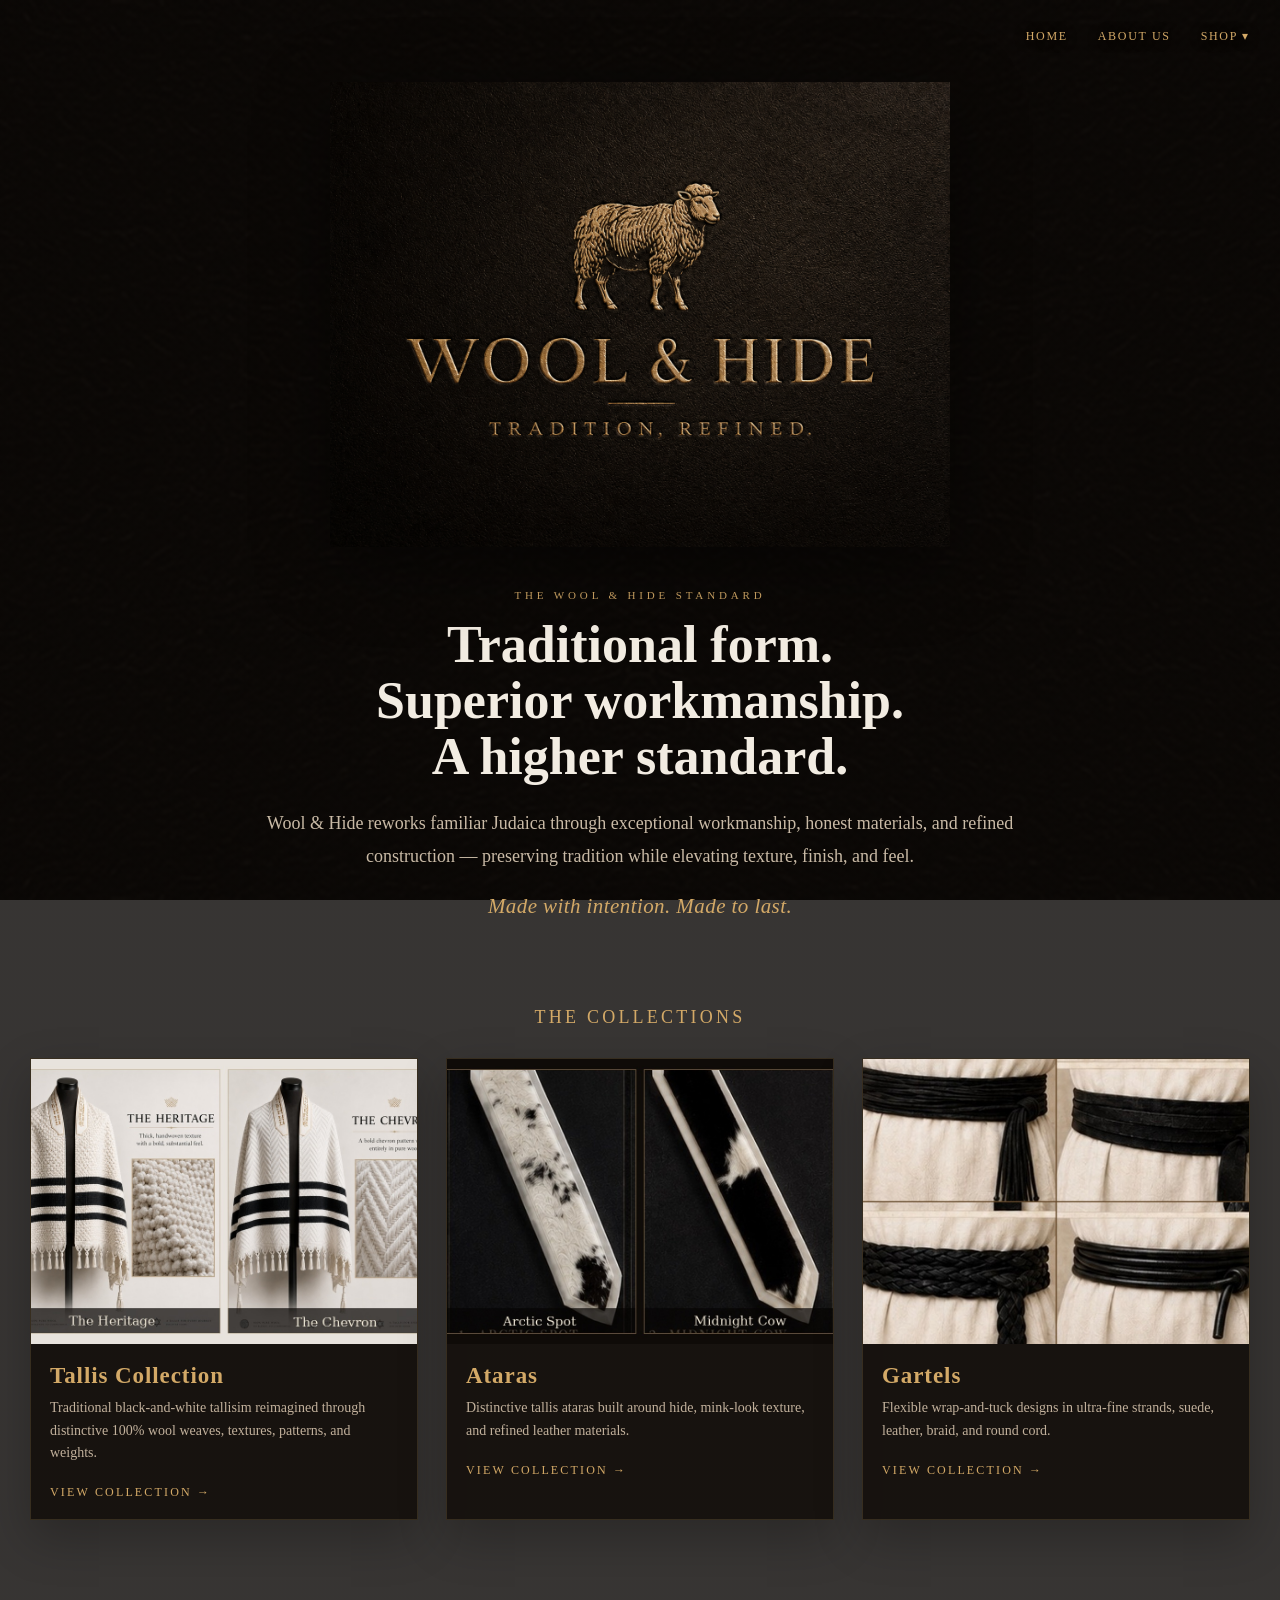
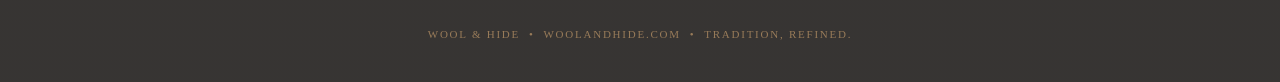
<file: index.html>
<!doctype html><html><head><meta charset="utf-8"><meta name="viewport" content="width=device-width,initial-scale=1">
<title>Wool & Hide</title><link rel="stylesheet" href="styles.css"></head><body>
<header class="topbar"><div class="shell nav">
<a class="brand-mini" href="index.html">WOOL & HIDE</a>
<nav class="nav-right">
<a class="navlink" href="index.html">Home</a>
<a class="navlink" href="index.html#brand">About Us</a>
<div class="dropdown">
<button class="dropbtn">Shop ▾</button>
<div class="dropdown-menu">
<a href="tallis.html">Tallis Collection</a>
<a href="ataras.html">Atara Collection</a>
<a href="gartels.html">Gartel Collection</a>
</div></div>
</nav></div></header>
<section class="hero"><div class="hero-inner">
<img class="hero-logo" src="assets/logo.png" alt="Wool & Hide">

<div class="hero-statement" id="brand">
<div class="eyebrow">THE WOOL &amp; HIDE STANDARD</div>
<h1>Traditional form.<br>Superior workmanship.<br>A higher standard.</h1>
<p>Wool &amp; Hide reworks familiar Judaica through exceptional workmanship, honest materials, and refined construction — preserving tradition while elevating texture, finish, and feel.</p>
<div class="hero-signoff">Made with intention. Made to last.</div>
</div>

</div></section>

<section class="section" id="collections"><div class="shell">
<div class="section-head collections-head">
<div class="eyebrow">The Collections</div>
</div>

<div class="collections"><a class="collection-card" href="tallis.html">
<img src="assets/home/tallis-home.jpg" alt="Wool & Hide Tallis Collection">
<div class="collection-body"><h3>Tallis Collection</h3><p>Traditional black-and-white tallisim reimagined through distinctive 100% wool weaves, textures, patterns, and weights.</p><span class="collection-link">View collection →</span></div>
</a>
<a class="collection-card" href="ataras.html">
<img src="assets/home/ataras-home.jpg" alt="Wool & Hide Ataras">
<div class="collection-body"><h3>Ataras</h3><p>Distinctive tallis ataras built around hide, mink-look texture, and refined leather materials.</p><span class="collection-link">View collection →</span></div>
</a>
<a class="collection-card" href="gartels.html">
<img src="assets/home/gartels-home.jpg" alt="Wool & Hide Gartels">
<div class="collection-body"><h3>Gartels</h3><p>Flexible wrap-and-tuck designs in ultra-fine strands, suede, leather, braid, and round cord.</p><span class="collection-link">View collection →</span></div>
</a></div></div></section>
<footer><div class="shell">Wool &amp; Hide &nbsp;•&nbsp; woolandhide.com &nbsp;•&nbsp; Tradition, Refined.</div></footer></body></html>
</file>
<file: styles.css>
:root{
  --black:#080706;
  --black2:#0e0a08;
  --espresso:#1b110c;
  --gold:#b37a36;
  --gold2:#d3a967;
  --cream:#efe3d2;
  --muted:#b6a590;
  --line:rgba(179,122,54,.35);
  --panel:rgba(19,13,9,.94);
}
*{box-sizing:border-box}
html{scroll-behavior:smooth}
body{
  margin:0;color:var(--cream);font-family:Georgia,"Times New Roman",serif;
  background:
    linear-gradient(rgba(10,7,5,.18),rgba(7,5,4,.30)),
    url("assets/leather-bg-uniform.jpg") center top / cover fixed no-repeat;
  min-height:100vh;
}
a{color:inherit;text-decoration:none}
img{display:block;max-width:100%}
.shell{width:min(1220px,calc(100% - 40px));margin:auto}

/* NAV */
.topbar{
  position:absolute;top:0;left:0;right:0;z-index:50;
  background:transparent;border-bottom:0;backdrop-filter:none
}
.nav{height:72px;display:flex;align-items:center;justify-content:flex-end}
.brand-mini{display:none}
.nav-right{display:flex;align-items:center;gap:30px}
.navlink,.dropbtn{
  background:none;border:0;color:var(--gold2);font:inherit;cursor:pointer;
  text-transform:uppercase;letter-spacing:.14em;font-size:12px;padding:24px 0;
  text-shadow:0 1px 12px rgba(0,0,0,.5)
}
.navlink:hover,.dropbtn:hover{color:#e7c58b}
.dropdown{position:relative}
.dropdown-menu{
  position:absolute;right:0;top:58px;min-width:240px;background:#1a100b;
  border:1px solid rgba(179,122,54,.48);box-shadow:0 20px 55px rgba(0,0,0,.55);
  opacity:0;visibility:hidden;transform:translateY(-8px);transition:.18s ease
}
.dropdown:hover .dropdown-menu,.dropdown:focus-within .dropdown-menu{
  opacity:1;visibility:visible;transform:translateY(0)
}
.dropdown-menu a{
  display:block;padding:16px 18px;border-bottom:1px solid rgba(179,122,54,.15);
  font-size:13px;text-transform:uppercase;letter-spacing:.1em;color:var(--gold2)
}
.dropdown-menu a:hover{background:#24160e;color:#f0cf95}

/* HERO */
.hero{
  min-height:76vh;display:flex;align-items:center;justify-content:center;
  padding:92px 20px 52px;text-align:center
}
.hero-inner{width:min(1020px,100%)}
.hero-logo{width:min(960px,98%);margin:0 auto;filter:drop-shadow(0 24px 48px rgba(0,0,0,.5))}
.hero-kicker{margin-top:24px;color:var(--gold2);letter-spacing:.38em;text-transform:uppercase;font-size:12px}
.hero-copy{max-width:760px;margin:17px auto 0;color:#cbbba7;line-height:1.78;font-size:18px}
.btn{
  display:inline-block;margin-top:28px;padding:14px 24px;border:1px solid var(--gold);
  color:var(--gold2);text-transform:uppercase;letter-spacing:.14em;font-size:12px
}
.btn:hover{background:var(--gold);color:#100b08}

/* SECTIONS */
.section{padding:76px 0}
.section.alt{background:transparent;border:0}
.section-head{text-align:center;margin-bottom:38px}
.eyebrow{color:var(--gold2);font-size:11px;letter-spacing:.35em;text-transform:uppercase}
h1,h2,h3{font-weight:600}
.section h2{font-size:44px;margin:10px 0 12px}
.section-head p{max-width:740px;margin:0 auto;color:var(--muted);font-size:17px;line-height:1.7}

/* ABOUT */
.about-grid{display:block}
.about-single{max-width:960px}
.about-copy{max-width:920px;margin:0 auto}
.about-copy h2{font-size:44px;margin:8px 0 16px}
.about-copy p{color:#c6b6a2;line-height:1.8;font-size:17px;margin:0 0 18px}
.about-signoff{
  margin-top:18px;color:var(--gold2);font-size:22px;line-height:1.6;
  max-width:820px
}

/* COLLECTIONS */
.collections{display:grid;grid-template-columns:repeat(3,1fr);gap:24px}
.collection-card{
  border:1px solid var(--line);background:linear-gradient(180deg,rgba(20,13,9,.92),rgba(13,9,7,.94));
  overflow:hidden;transition:.2s ease
}
.collection-card:hover{transform:translateY(-5px);border-color:rgba(211,169,103,.72)}
.collection-card img{width:100%;height:355px;object-fit:cover}
.collection-body{padding:23px}
.collection-body h3{font-size:28px;margin:0 0 8px;color:var(--gold2)}
.collection-body p{margin:0 0 18px;color:#c2b19c;line-height:1.6}
.collection-link{font-size:12px;letter-spacing:.18em;text-transform:uppercase;color:var(--gold2)}

/* PAGE HERO */
.page-hero{text-align:center;padding:64px 0 38px;border-bottom:1px solid var(--line)}
.page-hero .logo-small{width:min(520px,88%);margin:0 auto 26px}
.page-hero h1{font-size:48px;margin:0 0 10px}
.page-hero p{max-width:760px;margin:auto;color:var(--muted);line-height:1.7}

/* PRODUCTS */
.grid{display:grid;grid-template-columns:repeat(3,1fr);gap:20px;padding:50px 0 82px}
.product{
  cursor:pointer;background:rgba(18,12,9,.93);border:1px solid var(--line);overflow:hidden;transition:.2s ease
}
.product:hover{transform:translateY(-4px);border-color:rgba(211,169,103,.72)}
.product img{width:100%;height:330px;object-fit:cover}
.product-copy{padding:18px 18px 21px}
.num{font-size:11px;color:var(--gold2);letter-spacing:.2em;text-transform:uppercase}
.product h3{font-size:23px;margin:7px 0 6px}
.product p{color:var(--muted);line-height:1.55;margin:0;font-size:15px}

/* MODAL */
.modal{position:fixed;inset:0;background:rgba(0,0,0,.86);display:none;align-items:center;justify-content:center;padding:25px;z-index:80}
.modal.open{display:flex}
.modal-card{max-width:980px;width:100%;display:grid;grid-template-columns:1.15fr .85fr;background:#0f0a08;border:1px solid rgba(211,169,103,.55);box-shadow:0 25px 80px #000}
.modal-card img{width:100%;height:620px;object-fit:cover}
.modal-info{padding:42px;position:relative}
.close{position:absolute;top:18px;right:18px;background:none;border:0;color:var(--cream);font-size:30px;cursor:pointer}
.modal-info h2{font-size:38px;margin:36px 0 12px}
.modal-info p{color:#c9baa7;line-height:1.75}
.detail-rule{width:70px;border-top:1px solid var(--gold);margin:24px 0}
.detail-list{color:var(--muted);line-height:1.9}

footer{border-top:1px solid var(--line);padding:34px 0 42px;text-align:center;color:#987b59;letter-spacing:.16em;text-transform:uppercase;font-size:11px}

@media(max-width:860px){
  .shell{width:min(100% - 24px,1220px)}
  .nav{height:58px}.brand-mini{font-size:14px}.nav-right{gap:17px}.navlink,.dropbtn{font-size:10px}
  .hero{min-height:62vh;padding-top:46px}.hero-copy{font-size:16px}
  .about-grid,.collections,.grid{grid-template-columns:1fr}
  .collection-card img,.product img{height:auto;max-height:440px}
  .section h2,.about-copy h2{font-size:34px}.page-hero h1{font-size:38px}
  .modal-card{grid-template-columns:1fr;max-height:90vh;overflow:auto}.modal-card img{height:auto}
}

/* Gartel multi-view product gallery */
.modal-media{background:#0b0806;display:flex;flex-direction:column;min-width:0}
.modal-main-wrap{display:flex;align-items:center;justify-content:center;min-height:500px;background:#0a0705}
.modal-card .modal-image{width:100%;height:560px;object-fit:contain;background:#0a0705}
.modal-thumbs{display:grid;grid-template-columns:repeat(3,1fr);gap:8px;padding:10px;background:#0a0705;border-top:1px solid var(--line)}
.modal-thumb{border:1px solid rgba(179,122,54,.25);background:#110b08;padding:0;cursor:pointer;overflow:hidden}
.modal-thumb.active{border-color:var(--gold2)}
.modal-thumb img{width:100%;height:92px;object-fit:cover}
.view-label{display:block;padding:7px 5px;color:var(--muted);font-family:Georgia,"Times New Roman",serif;font-size:10px;letter-spacing:.12em;text-transform:uppercase}
.product-view-note{margin-top:10px;color:#9d876d;font-size:12px;letter-spacing:.08em;text-transform:uppercase}
@media(max-width:860px){
 .modal-main-wrap{min-height:0}
 .modal-card .modal-image{height:auto;max-height:55vh}
 .modal-thumb img{height:70px}
}

/* Continuous homepage flow */
.hero + .section,
.section + .section{
  border-top:0 !important;
}
#about,
#collections{
  box-shadow:none !important;
}

/* Single continuous hide surface */
.hero,.section,#about,#collections,.page-hero,main,footer{background:transparent}

/* Uniform continuous leather surface across all sections */
.hero,.section,.section.alt,#about,#collections,.page-hero,main,footer{
  background:transparent !important;
  border-top:0 !important;
  border-bottom:0 !important;
  box-shadow:none !important;
}


/* Added for 4 home collection cards including Lulav & Esrog Sets */
@media(min-width:861px) and (max-width:1200px){
  .collections{grid-template-columns:repeat(2,1fr)}
}
@media(min-width:1201px){
  .collections{grid-template-columns:repeat(4,1fr)}
}

/* Homepage hierarchy: collections first and more prominent */
#collections{
  padding-top:42px;
  padding-bottom:84px;
}
#collections .section-head{
  margin-bottom:30px;
}
#collections .section-head h2{
  font-size:50px;
}
#collections .collection-card{
  box-shadow:0 18px 45px rgba(0,0,0,.24);
}
#about{
  padding-top:68px;
}

/* Five collection cards on larger screens */
@media(min-width:1201px){
  .collections{grid-template-columns:repeat(5,1fr);gap:18px}
  .collection-card img{height:285px}
  .collection-body{padding:19px}
  .collection-body h3{font-size:24px}
  .collection-body p{font-size:14px}
}

/* Homepage: let the products take over immediately after the logo */
body.homepage .hero{min-height:auto}

/* v21 homepage hierarchy */
.hero{
  min-height:auto;
  padding:88px 20px 28px;
}
#collections{
  padding-top:18px !important;
  padding-bottom:74px;
}
#collections .collections{
  margin-top:0;
}
@media(min-width:1201px){
  #collections .collections{
    grid-template-columns:repeat(5,1fr);
    gap:18px;
  }
  #collections .collection-card img{
    height:285px;
  }
  #collections .collection-body{
    padding:19px;
  }
  #collections .collection-body h3{
    font-size:23px;
  }
}
@media(min-width:861px) and (max-width:1200px){
  #collections .collections{grid-template-columns:repeat(3,1fr)}
}


/* v22 small collections heading */
.collections-head{
  margin-bottom:18px;
  text-align:center;
}
.collections-head .eyebrow{
  font-size:18px;
  letter-spacing:.18em;
}

/* v27 Tallis Collection */
@media(min-width:1201px){
  #collections .collections{
    grid-template-columns:repeat(3,1fr);
    gap:22px;
  }
}
.tallis-grid .product img{
  object-fit:cover;
  object-position:center top;
}

/* Wool & Hide launch theme */
:root{
  --gold:#c9a46a;
  --cream:#f2ece2;
  --espresso:#120d09;
}
body{
  background:
    linear-gradient(rgba(11,8,6,.82),rgba(11,8,6,.82)),
    url('assets/leather-bg-uniform.jpg') center/cover fixed;
}
.hero-kicker{
  letter-spacing:.34em;
  text-transform:uppercase;
}
#collections .collections{
  grid-template-columns:repeat(3,minmax(0,1fr)) !important;
  gap:28px !important;
}
.collection-card{
  border:1px solid rgba(201,164,106,.18);
  background:rgba(16,11,8,.82);
}
.collection-body h3{
  letter-spacing:.04em;
}
@media(max-width:900px){
  #collections .collections{grid-template-columns:1fr !important;}
}


/* v2 homepage refinement */
.hero{
  min-height: 52vh;
  padding: 78px 20px 20px;
}
.hero-inner{
  width:min(920px,100%);
}
.hero-logo{
  width:min(760px,88%);
  margin:0 auto;
}
#collections{
  padding-top: 34px;
}
.about-panel.simple-panel{
  min-height: 260px;
  background:
    linear-gradient(180deg,rgba(17,12,9,.90),rgba(10,7,5,.95)),
    url('assets/leather-bg-uniform.jpg') center/cover no-repeat;
  box-shadow: inset 0 0 0 1px rgba(179,122,54,.20);
}
.about-panel.simple-panel .about-quote{
  width:100%;
  background: rgba(12,8,6,.72);
  text-align:center;
  font-size: 20px;
}
@media(max-width: 900px){
  .hero{
    min-height: 42vh;
    padding: 72px 18px 14px;
  }
  .hero-logo{
    width:min(640px,94%);
  }
}

/* v5 refined brand statement */
.about-single{
  max-width:980px;
}
.about-copy{
  max-width:780px;
  margin:0 auto;
}
.about-copy h2{
  font-size:52px;
  line-height:1.08;
  margin:14px 0 24px;
}
.about-copy p{
  font-size:18px;
  line-height:1.85;
  color:#c9baa6;
}
.about-signoff{
  margin-top:26px !important;
  color:var(--gold2) !important;
  font-size:21px !important;
  letter-spacing:.02em;
}
@media(max-width:800px){
  .about-copy h2{font-size:38px}
  .about-copy p{font-size:17px}
}

/* v6 Wool & Hide homepage hero refinement */
.hero{
  min-height:auto !important;
  padding:82px 20px 34px !important;
  align-items:flex-start !important;
}
.hero-inner{
  width:min(980px,100%) !important;
}
.hero-logo{
  width:min(620px,82%) !important;
  margin:0 auto 34px !important;
  filter:drop-shadow(0 18px 38px rgba(0,0,0,.45));
}
.hero-statement{
  max-width:800px;
  margin:0 auto;
  text-align:center;
  padding:8px 20px 10px;
}
.hero-statement .eyebrow{
  margin-bottom:16px;
}
.hero-statement h1{
  margin:0 auto 22px;
  color:var(--cream);
  font-size:52px;
  line-height:1.08;
  font-weight:600;
}
.hero-statement p{
  max-width:760px;
  margin:0 auto;
  color:#c9baa6;
  font-size:18px;
  line-height:1.8;
}
.hero-signoff{
  margin-top:22px;
  color:var(--gold2);
  font-size:21px;
  font-style:italic;
  letter-spacing:.02em;
}
#collections{
  padding-top:44px !important;
}

@media(max-width:800px){
  .hero{
    padding:68px 16px 22px !important;
  }
  .hero-logo{
    width:min(520px,88%) !important;
    margin-bottom:24px !important;
  }
  .hero-statement{
    padding:4px 8px 4px;
  }
  .hero-statement h1{
    font-size:36px;
    line-height:1.12;
    margin-bottom:18px;
  }
  .hero-statement p{
    font-size:16px;
    line-height:1.7;
  }
  .hero-signoff{
    font-size:18px;
    margin-top:18px;
  }
  #collections{
    padding-top:32px !important;
  }
}
</file>
